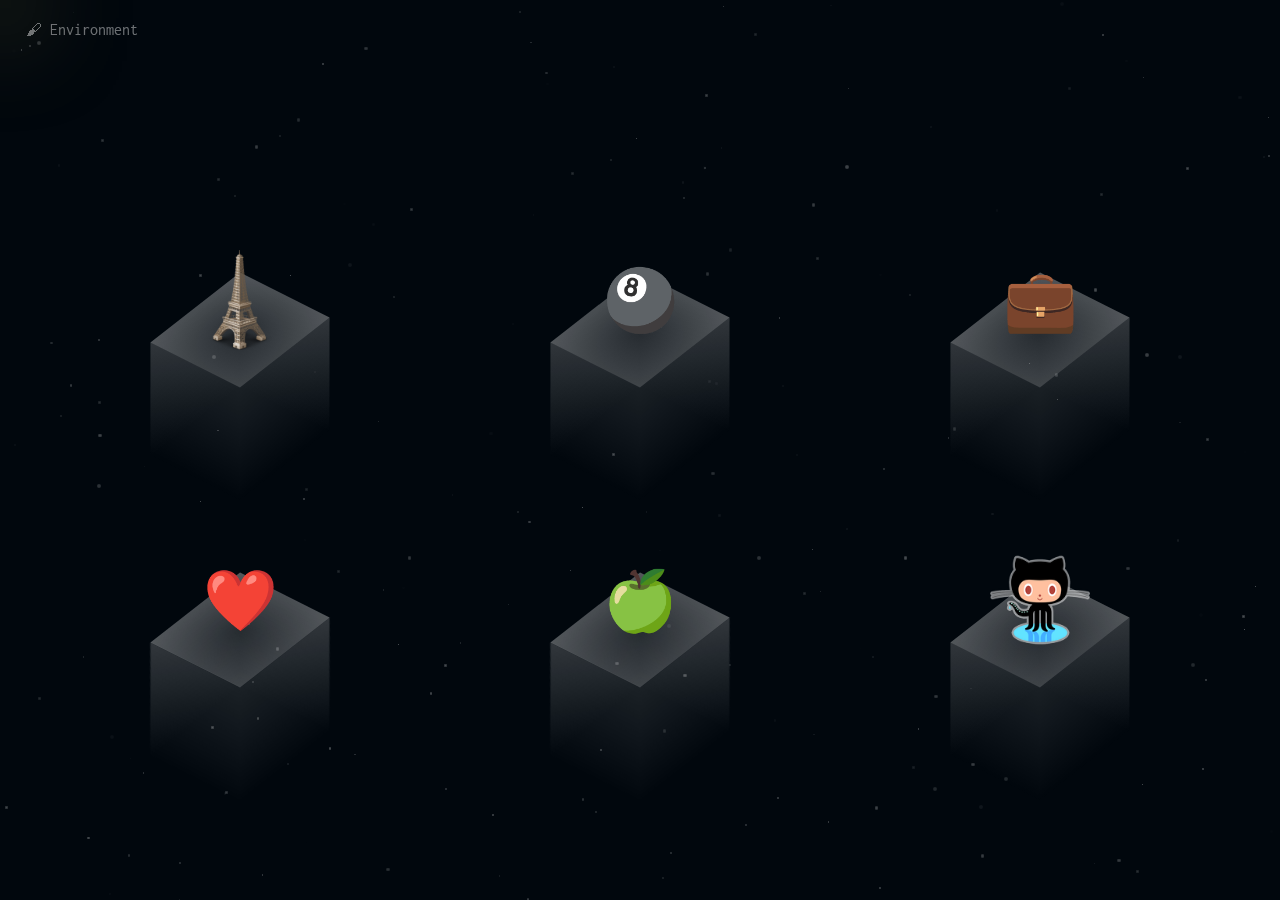
<file: index.html>
<!DOCTYPE html>
<html>
<head>
    <title>Tim's website</title>
    <meta charset="utf-8">
    <meta name="viewport" content="initial-scale=1">
    <link rel="stylesheet" href="./styles/main.css">
    <link rel="stylesheet" href="./themes/space/theme.css" id="theme-stylesheet">

</head>
<body>
    <main>
    <div id="theme-content-container"></div>

    <section id="tiles" class="content-grid">
        <div style="grid-area: 5 / 2" id="tile-heart" class="contents emoji-tile" data-tooltip="my name in 🇻🇳">
            <a href="https://translate.google.com/?sl=vi&tl=en&text=Tim&op=translate" target="_blank">❤️</a>
        </div>
    
        <div style="grid-area: 2 / 2" id="tile-paris" class="contents" title="yes, in the tower itself" data-tooltip="Grew up here">
            <a target="_blank"><img src="images/eiffel-tower.png" width="100%" height="100%"></a>
        </div>

        <div style="grid-area: 2 / 10" id="tile-work" class="contents emoji-tile" title="only quality content" data-tooltip="LinkedIn">
            <a href="https://www.linkedin.com/in/n-tim/" target="_blank">💼</a>
        </div>

        <div style="grid-area: 2 / 6" id="tile-8ball" class="contents emoji-tile" data-tooltip="play a game?">
            <a href="https://calendly.com/ntim/" target="_blank">🎱</a>
        </div>

        <div style="grid-area: 5 / 6" id="tile-apple" class="contents emoji-tile" data-tooltip="where I work">
            <a href="https://maps.apple.com/?address=Apple%20Inc.,%201%20Apple%20Park%20Way,%20Cupertino,%20CA%2095014,%20United%20States&auid=559098170073364042&ll=37.334859,-122.009040&lsp=9902&q=Apple%20Park" target="_blank">🍏</a>
        </div>

        <div style="grid-area: 5 / 10" id="tile-github" class="contents"  title="check out my contribution graph" data-tooltip="Github">
            <a href="https://github.com/nt1m" id="github-icon" target="_blank">
                <img src="images/github_octocat.png" width="100%" height="100%">
                <!-- <svg width="75%" height="75%" viewBox="0 0 67.0892491 80.7393797" version="1.1" xmlns="http://www.w3.org/2000/svg" xmlns:xlink="http://www.w3.org/1999/xlink">   
                    <path d="M23.7352491,5.16237966 C27.717338,4.08504227 31.8240017,3.53699397 35.9492491,3.53237966 C40.0742491,3.53237966 44.2792491,4.10337966 48.1622491,5.16237966 C56.7200891,-0.685140335 60.8961163,-0.0492363355 61.5095105,0.0899324325 L61.5693818,0.104694161 C61.5826491,0.108293265 61.5892491,0.110379665 61.5892491,0.110379665 C64.2592491,6.87337966 62.5592491,11.9263797 62.0742491,13.1483797 C65.2292491,16.5703797 67.0892491,20.9703797 67.0892491,26.3483797 C67.0892491,45.2533797 55.6852491,49.4083797 44.7652491,50.6313797 C46.5452491,52.1793797 48.0812491,55.1123797 48.0812491,59.7573797 C48.0812491,66.0640463 48.0082022,71.1809614 48.0017091,73.044651 L48.0012491,73.2833797 C48.0012491,74.5873797 48.8912491,76.1363797 51.3172491,75.6473797 C68.6478513,69.8264686 64.3687754,78.7519315 44.0859309,80.7328682 C41.5183668,79.0550385 39.7123542,77.7241367 38.6660499,76.7393797 C37.618229,75.7531953 36.5946287,74.4467581 35.5952491,72.8200681 C35.0268944,74.0537472 34.0100196,75.3601843 32.5446246,76.7393797 C31.0792295,78.118575 29.262771,79.4519083 27.0952491,80.7393797 L27.2468353,80.648075 C7.56251072,78.5115236 3.40589811,69.9065806 20.5002491,75.6463797 C22.9272491,76.1363797 23.8162491,74.5873797 23.8162491,73.2843797 C23.8162491,72.1433797 23.7362491,68.2323797 23.7362491,64.1573797 C10.1462491,67.0913797 7.3162491,58.2903797 7.3162491,58.2903797 C5.1322491,52.5863797 1.8962491,51.1203797 1.8962491,51.1203797 C-2.3329968,48.2536584 1.77317251,48.1126721 2.18728731,48.1057383 L2.2202491,48.1053797 C7.1542491,48.4313797 9.7432491,53.1573797 9.7432491,53.1573797 C14.1102491,60.6533797 21.1472491,58.5353797 23.9782491,57.2313797 C24.3822491,54.0533797 25.6772491,51.8533797 27.0522491,50.6313797 C16.2132491,49.4903797 4.8092491,45.2533797 4.8092491,26.3483797 C4.8092491,20.9703797 6.7492491,16.5703797 9.8232491,13.1483797 C9.3382491,11.9263797 7.6392491,6.87337966 10.3092491,0.110379665 C10.3092491,0.110379665 10.3209824,0.106670509 10.3446085,0.10061207 L10.3889872,0.0899324325 C11.0023755,-0.0492363355 15.1783291,-0.685140335 23.7352491,5.16237966 Z" id="Path-3" fill="#000"></path>
                    <g fill="#fff" fill-opacity="0.3">
                        <ellipse cx="3.0952491" cy="49.572713" rx="1" ry="1"></ellipse>
                        <ellipse cx="6.0952491" cy="51.572713" rx="1" ry="1"></ellipse>
                        <ellipse cx="8.0952491" cy="54.572713" rx="1" ry="1"></ellipse>
                        <ellipse cx="10.0952491" cy="57.572713" rx="1" ry="1"></ellipse>
                        <ellipse cx="13.0952491" cy="59.572713" rx="1" ry="1"></ellipse>
                        <ellipse cx="17.0952491" cy="60.572713" rx="1" ry="1"></ellipse>
                        <ellipse cx="21.0952491" cy="60.572713" rx="1" ry="1"></ellipse>
                    </g>
                </svg> -->
            </a>
        </div>
    </main>

    <div id="cursor"></div>

        <div id="theme-selector">
            <button>&#x1f58c; Environment</button>
            <dialog id="theme-dropdown">
                <ul id="theme-dropdown-list">
                    
                </ul>
            </dialog>
        </div>

    <script src="themes.js"></script>
    <script src="themes/space/theme.js"></script>
    <script src="themes/billiards/theme.js"></script>
    <script src="themes/paris-metro-map/theme.js"></script>
    <script>



        function onpointermove(event) {
            document.querySelector("#cursor").style.transform = `translate(${event.pageX}px, ${event.pageY}px)`;
        }

        document.addEventListener("pointermove", onpointermove);
    </script>
</body>
</html>
</file>
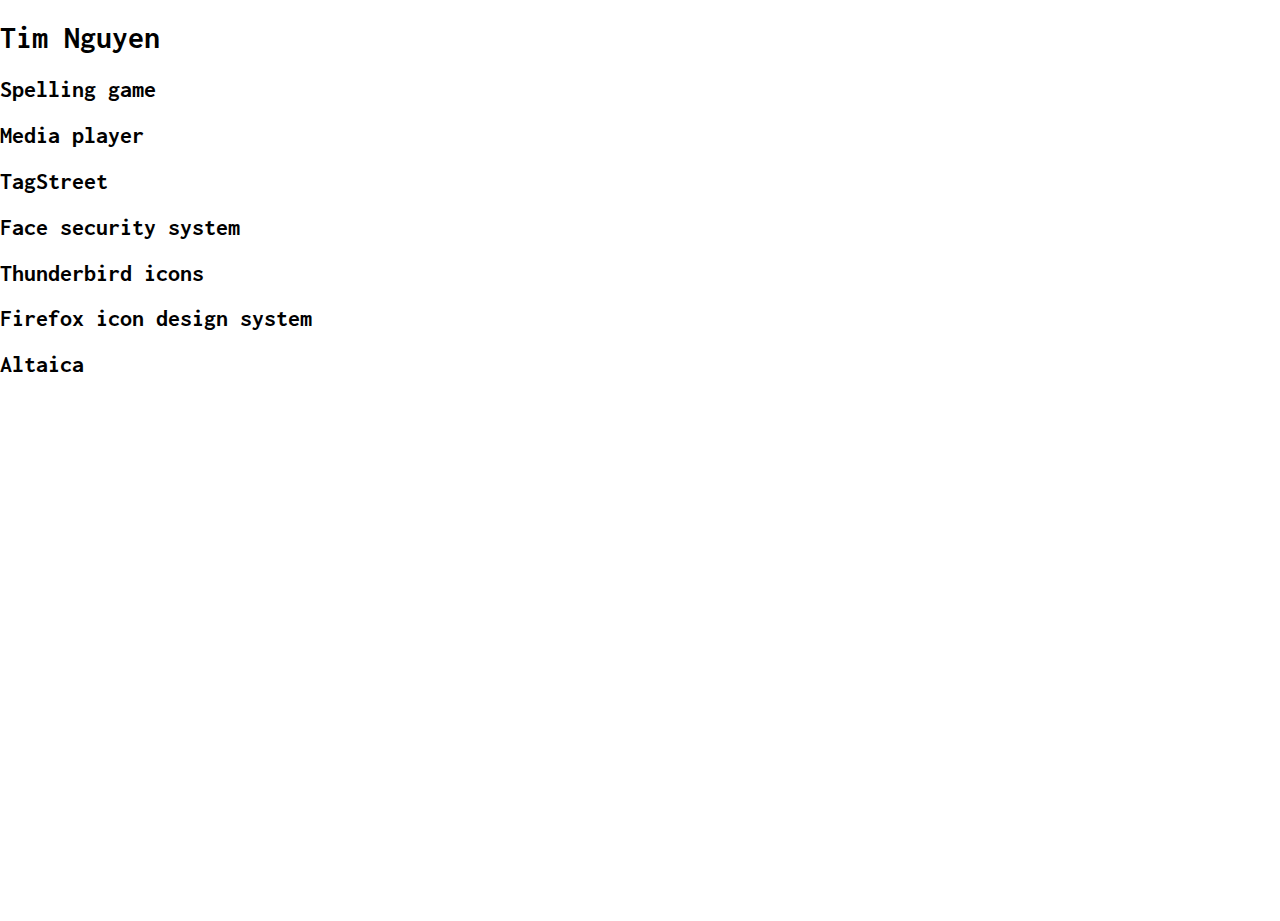
<file: work.html>
<!DOCTYPE html>
<html>
<head>
    <title>Work</title>
    <meta charset="utf-8">
    <meta name="viewport" content="initial-scale=1">
    <link rel="stylesheet" href="./styles/main.css">
</head>
<body>
    <main>
        <h1>Tim Nguyen</h1>

        <h2>Spelling game</h2>
        <h2>Media player</h2>
        <h2>TagStreet</h2>
        <h2>Face security system</h2>
        <h2>Thunderbird icons</h2>
        <h2>Firefox icon design system</h2>
        <h2>Altaica</h2>
    </main>

    <!-- <nav>
        <ul>
            <li>
                <a>Home</a>
            </li>
            <li>
                <a id="open-about">About</a>
            </li>
            <li>
                <a id="open-bookmarks">Bookmarks</a>
            </li>
        </ul>
    </nav> -->

    <!-- <div id="cursor"></div>
        <div id="theme-selector">
            <button>&#x1f58c; Theme</button>
            <dialog id="theme-dropdown">
                <ul id="theme-dropdown-list">
                    
                </ul>
            </dialog>
        </div>

    <script src="themes.js"></script>
    <script src="themes/space/theme.js"></script>
    <script src="themes/billiards/theme.js"></script>
    <script src="themes/paris-metro-map/theme.js"></script>
    <script>



        function onpointermove(event) {
            document.querySelector("#cursor").style.transform = `translate(${event.pageX}px, ${event.pageY}px)`;
        }

        document.addEventListener("pointermove", onpointermove);
    </script> -->
</body>
</html>
</file>
<file: styles/main.css>
@import url(./theme-selector.css);


@import url('https://fonts.googleapis.com/css2?family=Inconsolata:wght@200..900&display=swap');
:root {
    -webkit-user-select: none;
    user-select: none;
    font-family: Inconsolata;
}
body {
    transition: background-color .8s, color .8s;
}

::view-transition-group(*) {
    animation-duration: .5s;
}

#about {
    border-radius: 20px;
    border:none;
    width: 500px;
    background-color: #00000022;
    color: white;
    transition: all 0.5s;
    @starting-style {
        translate: 0 -100vw;
    }
}


#about::backdrop {
    pointer-events: none;
}

body {
    margin: 0;
    padding:0;
    height: 100vh;
}

#cursor {
    position: fixed;
    box-shadow: hsla(50, 84%, 66%, 0.5) 2px 2px 100px 20px;
    border-radius: 100%;
    pointer-events: none;
}

.content-grid {
    --num-columns: 11;
    --num-rows: 6;
    --cell-size: 100px;
    position: fixed;
    inset: 0;
    margin: auto;
    display: grid;
    width: calc(var(--num-columns) * var(--cell-size));
    height: calc(var(--num-rows) * var(--cell-size));
    grid-template-columns: repeat(var(--num-columns), var(--cell-size));
    grid-template-rows: repeat(var(--num-rows), var(--cell-size));
}
@media screen and (max-width: 1000px) {
    .content-grid {
        --cell-size: 70px;
    }
}
@media screen and (max-width: 700px) {
    .content-grid {
        --cell-size: 70px;
        rotate: 90deg;
        transform: translateY(calc(1.5 * var(--cell-size)));
    }
    .content-grid > * {
        rotate: -90deg;
    }
}

.contents {
    position: absolute;
    width: var(--cell-size);
    height: var(--cell-size);
    z-index: 9;
    text-align: center;
    align-content: center;
}

.contents[data-tooltip]::before {
    content: attr(data-tooltip);
    font-size: 16px;
    position: absolute;
    opacity: 0;
    transition: all .5s;
    width: calc(var(--cell-size) * 1.5);
    left: 50%;
    transform: translateX(-50%);
    display: block;
    text-align: center;
}

.contents[data-tooltip]:hover::before {
    opacity: 1;
    translate: 0 -100%;
}

.emoji-tile {
    font-size: calc(var(--cell-size) * 0.6);
    a {
        text-decoration: none;
        color: black;
    }
}
</file>
<file: themes/space/theme.css>
:root {
    --theme-dropdown-background: rgba(0,0,0,0.5);
    --theme-dropdown-color: white;
    --theme-dropdown-border: rgba(255,255,255,0.2);
}
body {
    background-color: #01070d;
    color: rgba(255, 255, 255, 0.426);
}

@keyframes star-fade {
    0%, 100% {
        opacity: 0;
    }
    40%, 80% {
        opacity: var(--star-luminance);
    }
}
star {
    position: fixed;
    background-image: radial-gradient(circle, transparent 0, #ffffffc4 0, #ffffff69 70%, transparent 80%);
    width: var(--star-size);
    opacity: var(--star-luminance);
    animation: star-fade var(--star-duration);
    animation-delay: var(--star-delay);
    animation-fill-mode: both;
    animation-iteration-count: infinite;
    aspect-ratio: 1;
}

.pillar {
    position: relative;
    opacity: 1;
    transform: 
        translateY(30px)
        skewX(-52deg) 
        skewY(17deg) 
        scaleX(2.1) 
        scale(0.7);
}

.pillar {
.front-shadow::before,
.back-shadow::before,
.front-shadow::after,
.back-shadow::after {
    top: 0; left: 0;
    content: "";
    position: absolute;
    width: var(--cell-size);
    height: var(--cell-size);
}
.front-shadow::before {
    transform: skew(45deg) translateY(100%) translateX(-50%);
}
.front-shadow::after {
    transform: skew(45deg) skewY(-45deg) translateY(100%) translateX(50%);
}
.back-shadow::before {
    transform: skew(45deg) skewY(-45deg) translateX(-50%);
}
.back-shadow::after {
    transform: skew(45deg) translate(50%);
}



.platform {
    background-image: radial-gradient(rgba(255, 255, 255, 0.1), rgba(255,255,255,0.25));
    width: 100%;
    height: 100%;
}
.contents {
    background-image: radial-gradient(rgba(255, 255, 255, 0.1), transparent 80%, transparent);
    &[data-tooltip]::before {
        color: rgba(255, 255, 255, 0.8);
    }
}
.front-shadow::before,
.back-shadow::before,
.front-shadow::after,
.back-shadow::after {
    background-image: linear-gradient(rgba(255, 255, 255, 0.1), rgba(255, 255, 255, 0));
}


}
</file>
